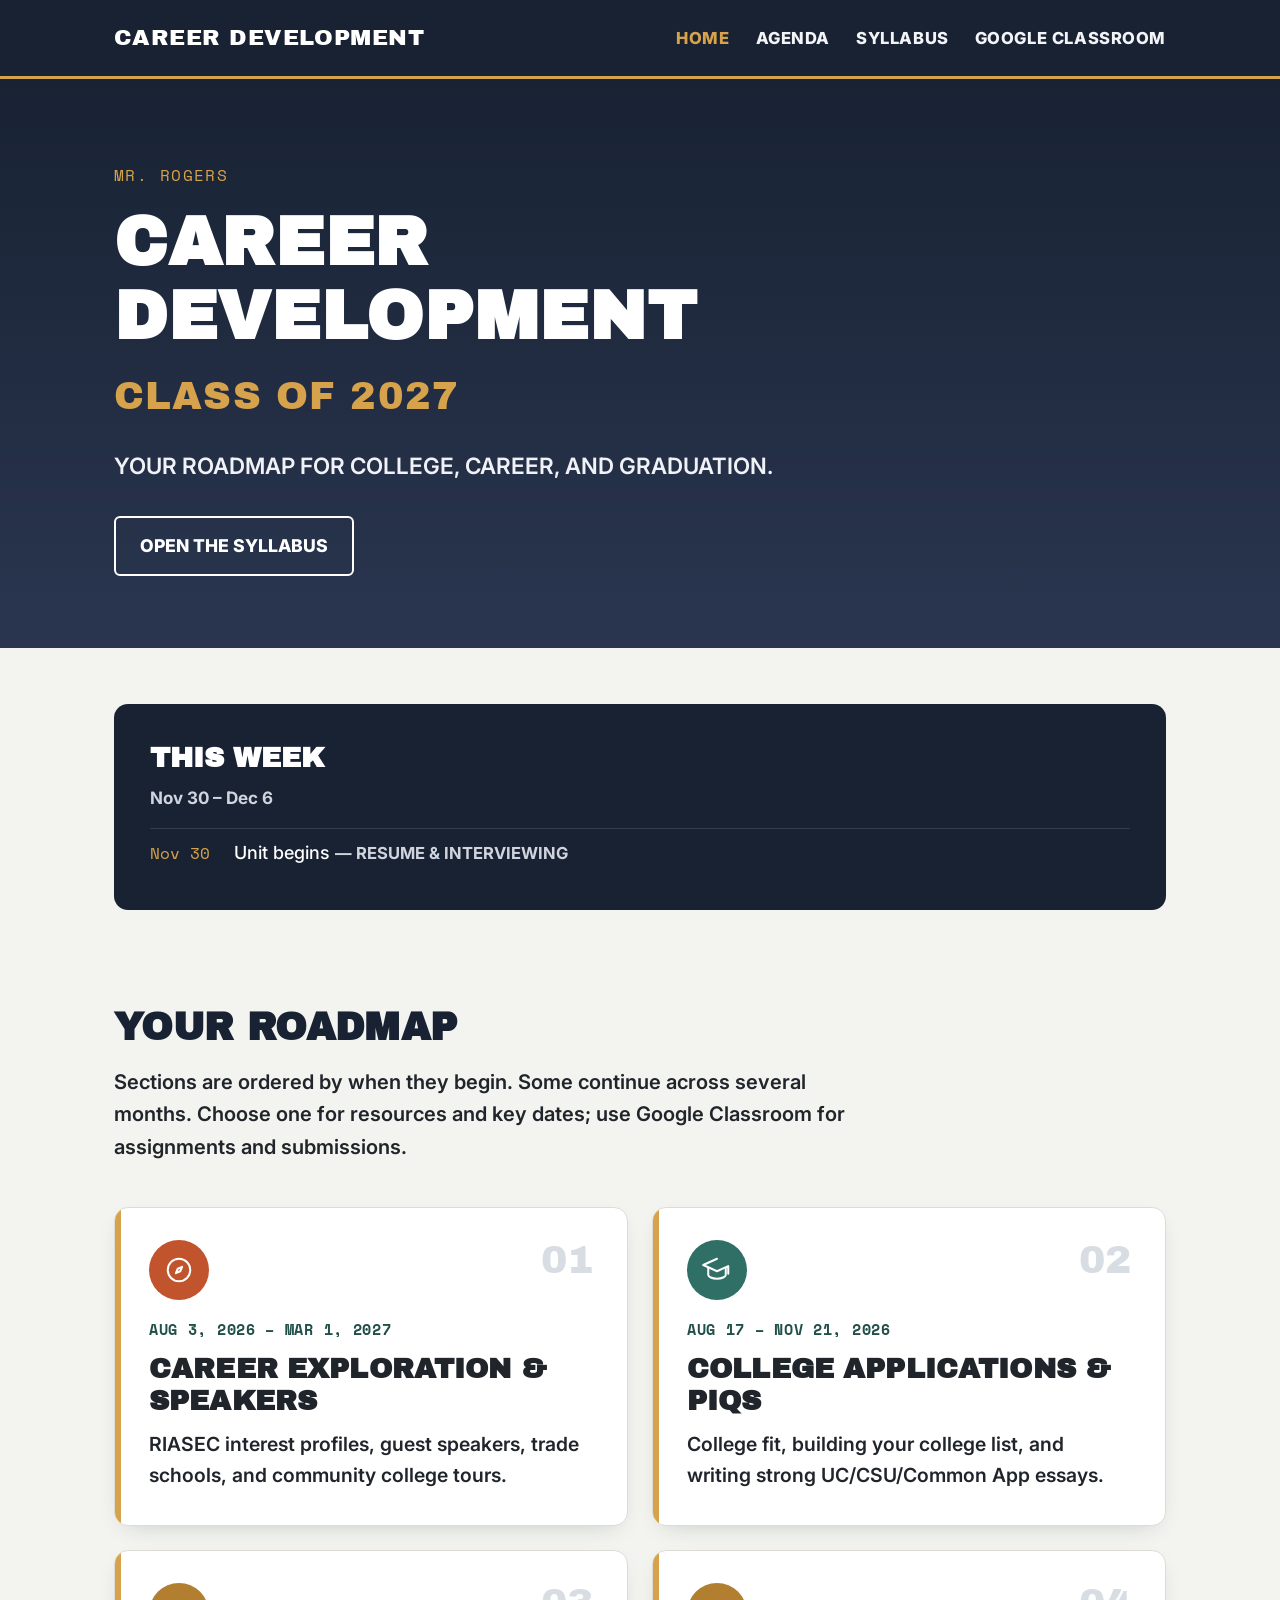
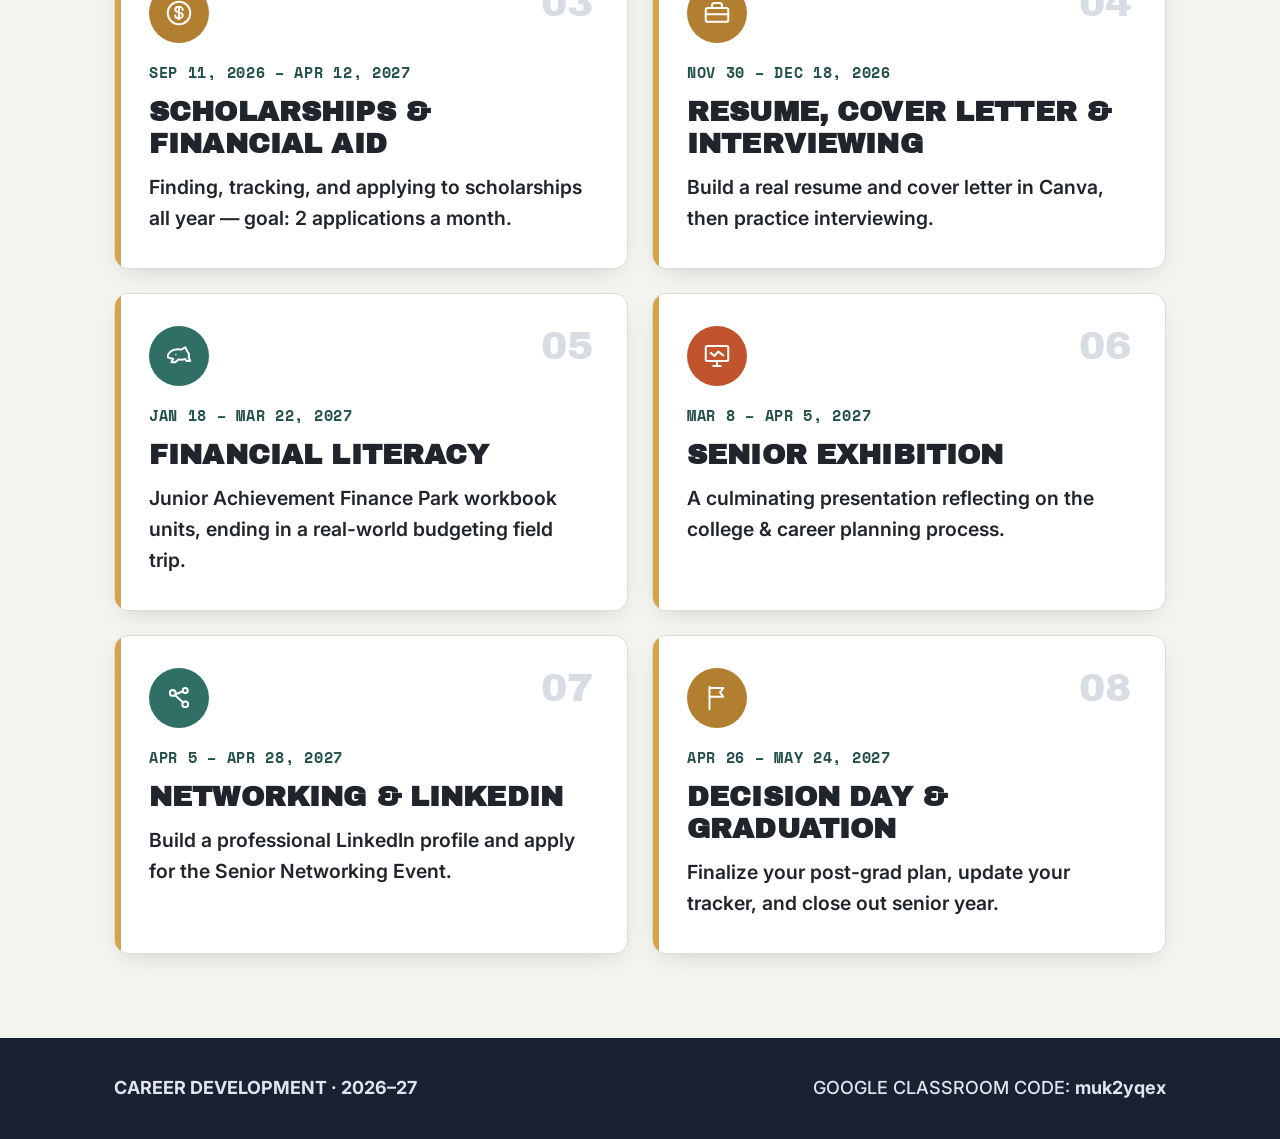
<file: index.html>
<!DOCTYPE html>
<html lang="en">
<head>
<meta charset="UTF-8">
<meta name="viewport" content="width=device-width, initial-scale=1.0">
<title>CAREER DEVELOPMENT — CLASS OF 2027</title>
<meta name="description" content="Career Development resources, key dates, and senior-year roadmap for the Class of 2027.">
<link rel="canonical" href="https://wpr-creator.github.io/cd/">
<meta property="og:type" content="website">
<meta property="og:url" content="https://wpr-creator.github.io/cd/">
<meta property="og:title" content="CAREER DEVELOPMENT — CLASS OF 2027">
<meta property="og:description" content="College, career, and graduation resources for Mr. Rogers' Career Development students.">
<meta property="og:image" content="https://wpr-creator.github.io/cd/assets/career-development-social-card.png">
<meta property="og:image:width" content="1734">
<meta property="og:image:height" content="907">
<meta property="og:image:alt" content="Career Development — Mr. Rogers">
<meta name="twitter:card" content="summary_large_image">
<meta name="twitter:title" content="CAREER DEVELOPMENT — CLASS OF 2027">
<meta name="twitter:description" content="College, career, and graduation resources for Mr. Rogers' Career Development students.">
<meta name="twitter:image" content="https://wpr-creator.github.io/cd/assets/career-development-social-card.png">
<link rel="preconnect" href="https://fonts.googleapis.com">
<link href="https://fonts.googleapis.com/css2?family=Archivo+Black&family=Inter:wght@500;600;700;800&family=Space+Mono:wght@700&display=swap" rel="stylesheet">
<link rel="stylesheet" href="styles.css">
</head>
<body>

<nav class="nav" id="site-nav"></nav>

<header class="hero">
  <div class="container">
    <div class="hero-kicker">MR. ROGERS</div>
    <h1>CAREER DEVELOPMENT</h1>
    <div class="hero-class">CLASS OF 2027</div>
    <p>YOUR ROADMAP FOR COLLEGE, CAREER, AND GRADUATION.</p>
    <div class="hero-actions">
      <a class="btn btn-outline" href="https://docs.google.com/document/d/1goF1AmmSkFIenljsjKo__UUzKp0qB4KsWMSyfSkTdwI/edit?usp=sharing" target="_blank" rel="noopener">OPEN THE SYLLABUS</a>
    </div>
  </div>
</header>

<main class="container">
  <section class="roadmap">
    <div class="this-week" id="this-week"></div>
  </section>
  <section class="roadmap">
    <h2 class="roadmap-title">YOUR ROADMAP</h2>
    <p class="roadmap-sub">Sections are ordered by when they begin. Some continue across several months. Choose one for resources and key dates; use Google Classroom for assignments and submissions.</p>
    <div class="roadmap-track" id="roadmap-track"></div>
  </section>
</main>

<footer id="site-footer"></footer>

<script src="content.js"></script>
<script src="app.js"></script>
<script src="devmode.js"></script>
<script>
  renderChrome('home');
  renderRoadmap();
  renderThisWeek();
</script>
</body>
</html>
</file>
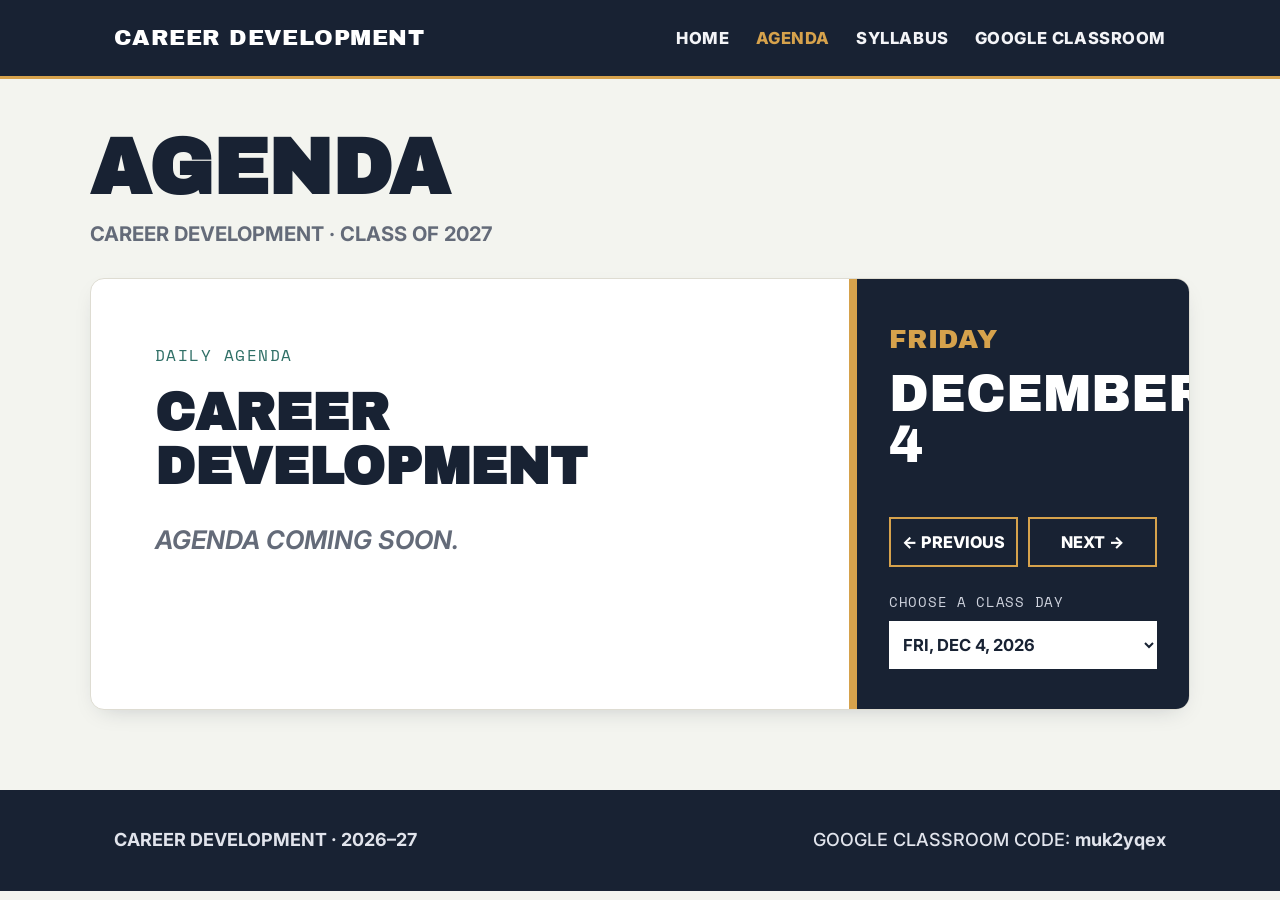
<file: agenda.html>
<!DOCTYPE html>
<html lang="en">
<head>
<meta charset="UTF-8">
<meta name="viewport" content="width=device-width, initial-scale=1.0">
<title>AGENDA — CAREER DEVELOPMENT</title>
<meta name="description" content="Career Development daily agenda for the Class of 2027.">
<link rel="preconnect" href="https://fonts.googleapis.com">
<link href="https://fonts.googleapis.com/css2?family=Archivo+Black&family=Inter:wght@500;600;700;800&family=Space+Mono:wght@700&display=swap" rel="stylesheet">
<link rel="stylesheet" href="styles.css">
</head>
<body>
<nav class="nav" id="site-nav"></nav>

<main class="container agenda-page">
  <header class="agenda-heading">
    <div>
      <h1>AGENDA</h1>
      <p>CAREER DEVELOPMENT · CLASS OF 2027</p>
    </div>
  </header>

  <section class="agenda-board" aria-live="polite">
    <article class="agenda-content">
      <p class="agenda-label" id="agenda-label">DAILY AGENDA</p>
      <h2 id="agenda-title">CAREER DEVELOPMENT</h2>
      <div class="agenda-notes empty" id="agenda-notes">AGENDA COMING SOON.</div>
    </article>
    <aside class="agenda-date-panel" aria-label="Agenda date controls">
      <div>
        <p class="agenda-weekday" id="agenda-weekday"></p>
        <time class="agenda-date" id="agenda-date"></time>
      </div>
      <div>
        <div class="agenda-nav-buttons">
          <button type="button" id="agenda-prev">← PREVIOUS</button>
          <button type="button" id="agenda-next">NEXT →</button>
        </div>
        <div class="agenda-picker">
          <label for="agenda-date-select">CHOOSE A CLASS DAY</label>
          <select id="agenda-date-select"></select>
        </div>
      </div>
    </aside>
  </section>
</main>

<div class="admin-overlay" id="agenda-admin" hidden>
  <section class="admin-panel" role="dialog" aria-modal="true" aria-labelledby="admin-title">
    <header class="admin-header">
      <div><p class="agenda-label">TYPE “DEV” TO OPEN OR CLOSE</p><h2 id="admin-title">AGENDA EDIT MODE</h2></div>
      <button class="admin-close" id="admin-close" type="button" aria-label="Close editor">×</button>
    </header>
    <div class="admin-body">
      <label>CLASS DAY<select id="admin-agenda-date"></select></label>
      <label>HEADING<input id="admin-agenda-title" type="text" maxlength="80" placeholder="CAREER DEVELOPMENT"></label>
      <label>AGENDA<textarea id="admin-agenda-notes" placeholder="TYPE TODAY'S AGENDA HERE"></textarea></label>
      <p class="admin-note">Leave both fields blank to remove the custom agenda for this date.</p>

      <div>
        <p class="admin-note">Use a fine-grained token with <strong>Contents: Read and write</strong> access to only the <strong>cd</strong> repository. The token stays in this browser.</p>
        <a class="admin-help" href="https://github.com/settings/personal-access-tokens/new" target="_blank" rel="noopener">CREATE A FINE-GRAINED TOKEN ↗</a>
      </div>
      <div class="admin-token-row">
        <label>GITHUB TOKEN<input id="admin-github-token" type="password" autocomplete="off" spellcheck="false" placeholder="PASTE TOKEN"></label>
        <button type="button" id="admin-token-save">SAVE TOKEN</button>
        <button type="button" id="admin-token-remove">REMOVE TOKEN</button>
      </div>
      <p class="admin-note" id="admin-connection-status"></p>
      <div class="admin-actions">
        <button type="button" id="admin-save-preview">SAVE PREVIEW</button>
        <button class="primary" type="button" id="admin-publish">SAVE &amp; PUBLISH</button>
        <button type="button" id="admin-reset">RESET TO LIVE</button>
      </div>
      <p class="admin-status" id="admin-status" role="status"></p>
    </div>
  </section>
</div>

<footer id="site-footer"></footer>
<script src="content.js"></script>
<script src="app.js"></script>
<script src="agenda.js"></script>
<script>renderChrome('agenda');</script>
</body>
</html>
</file>
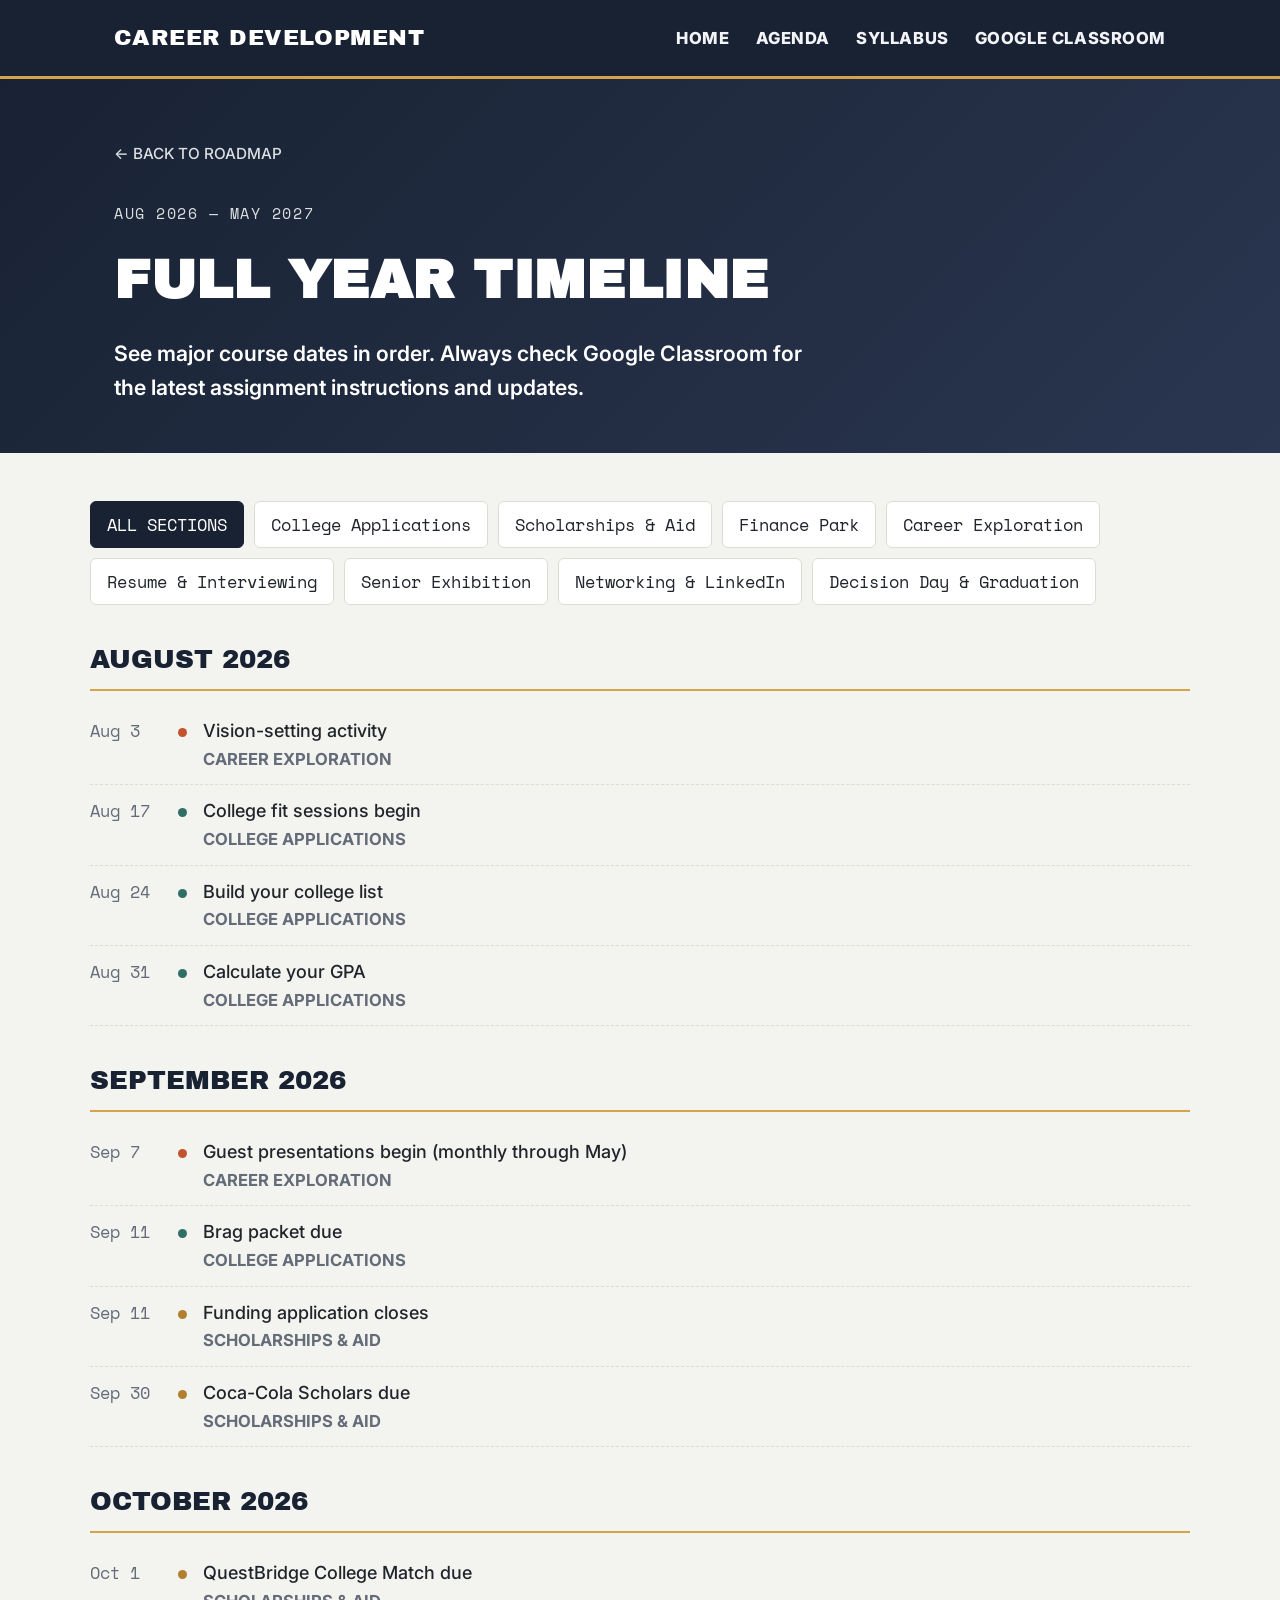
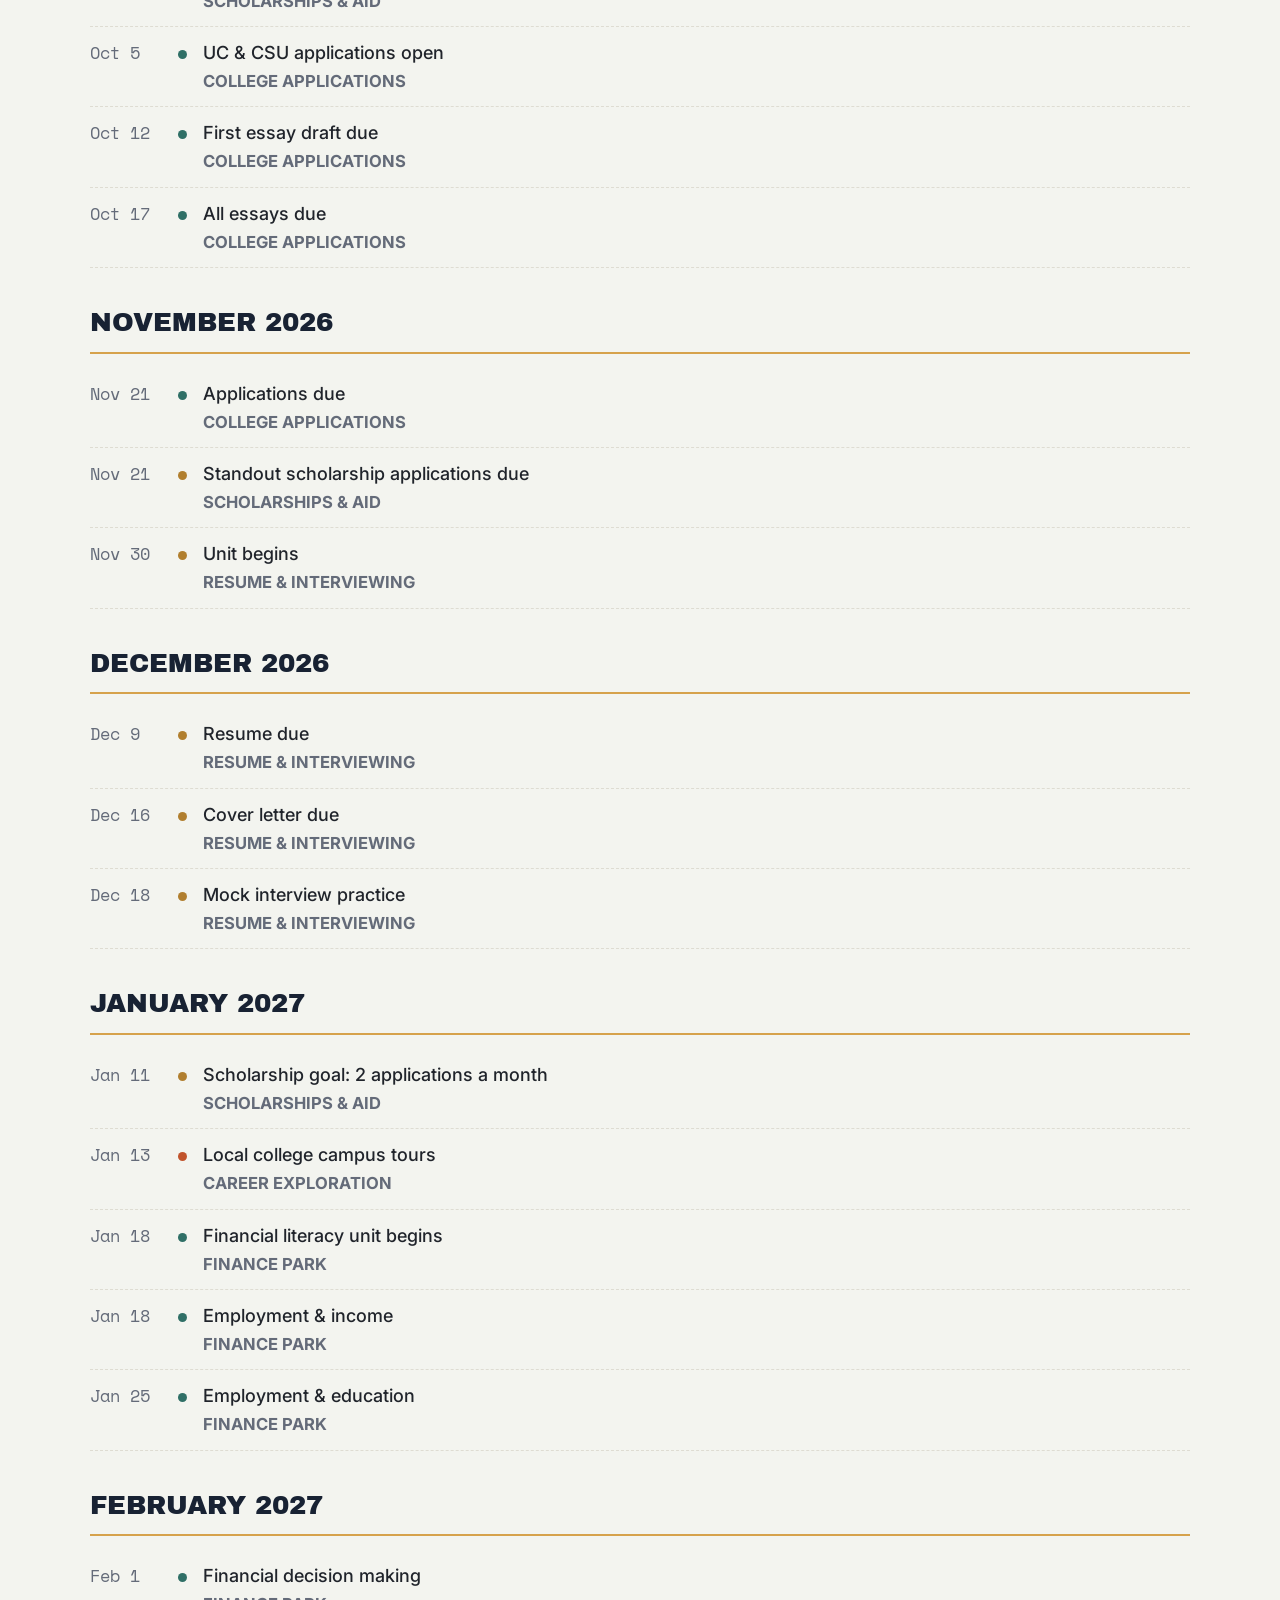
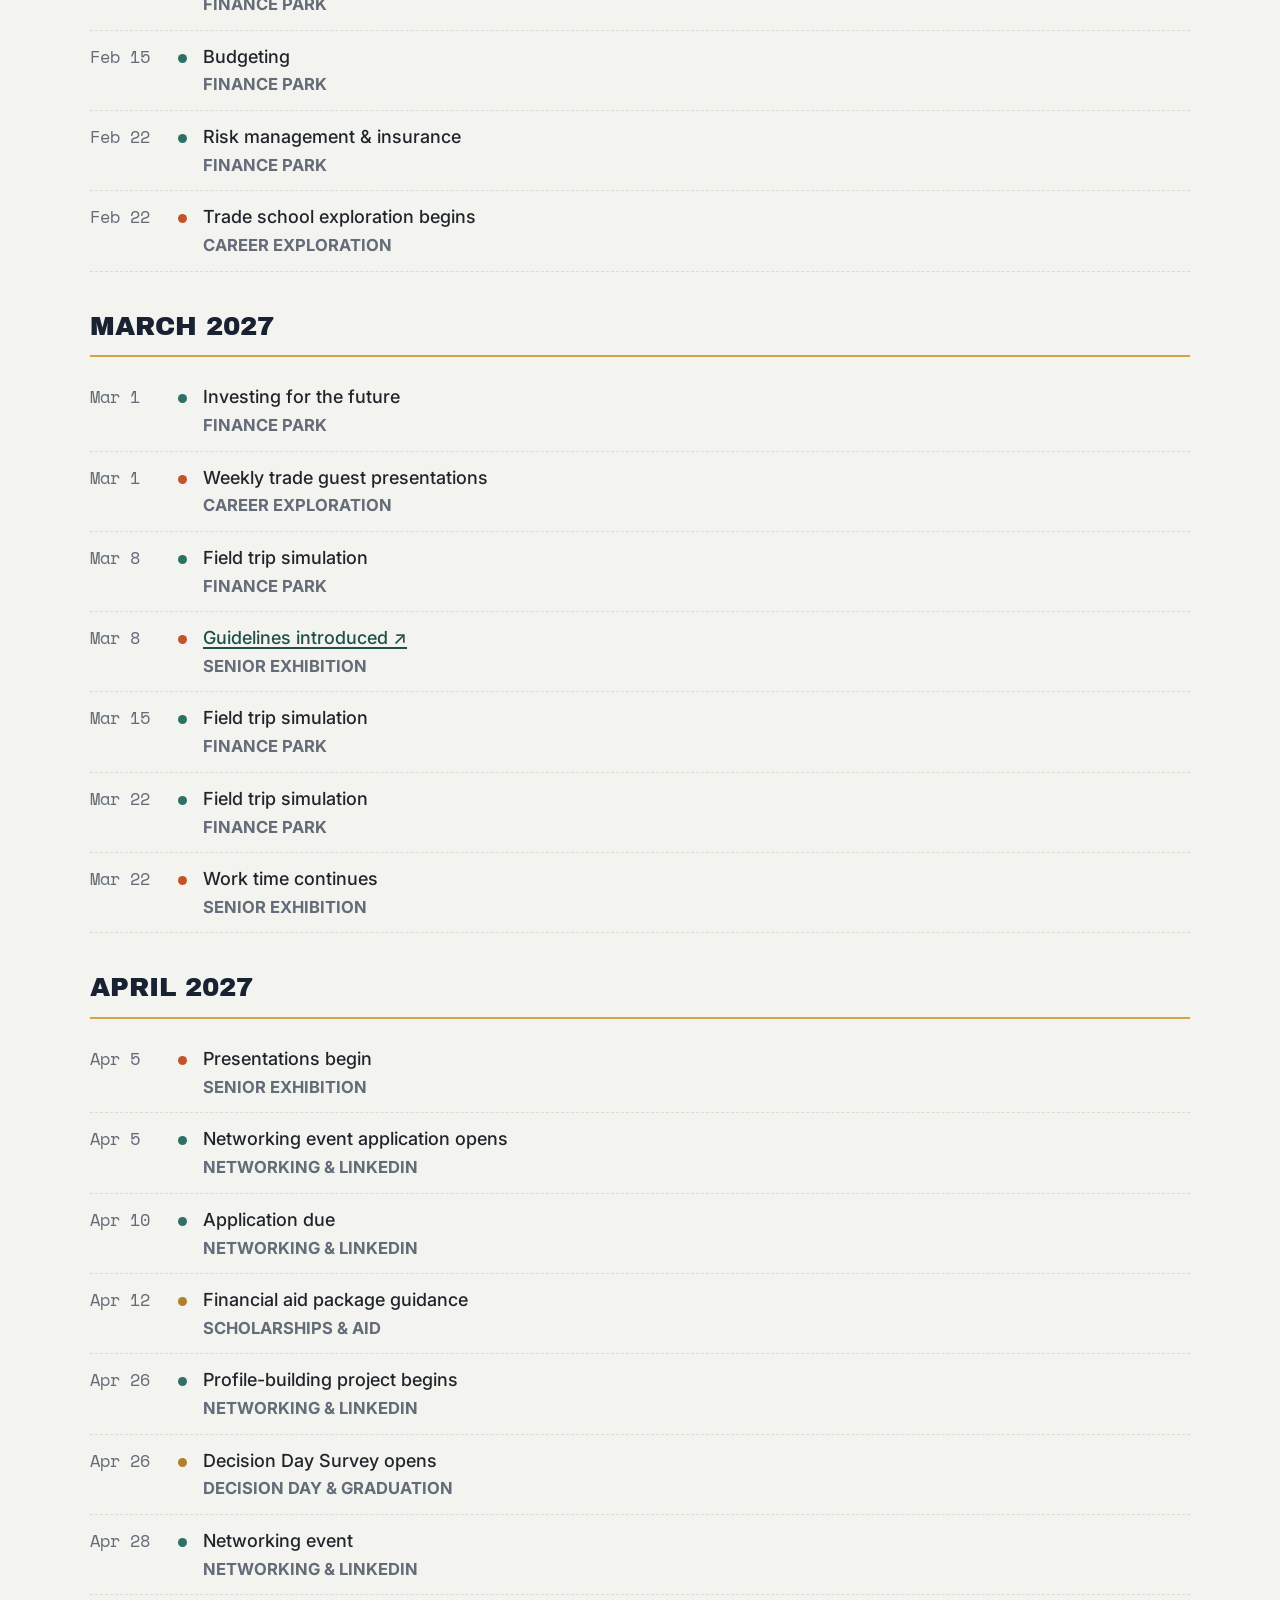
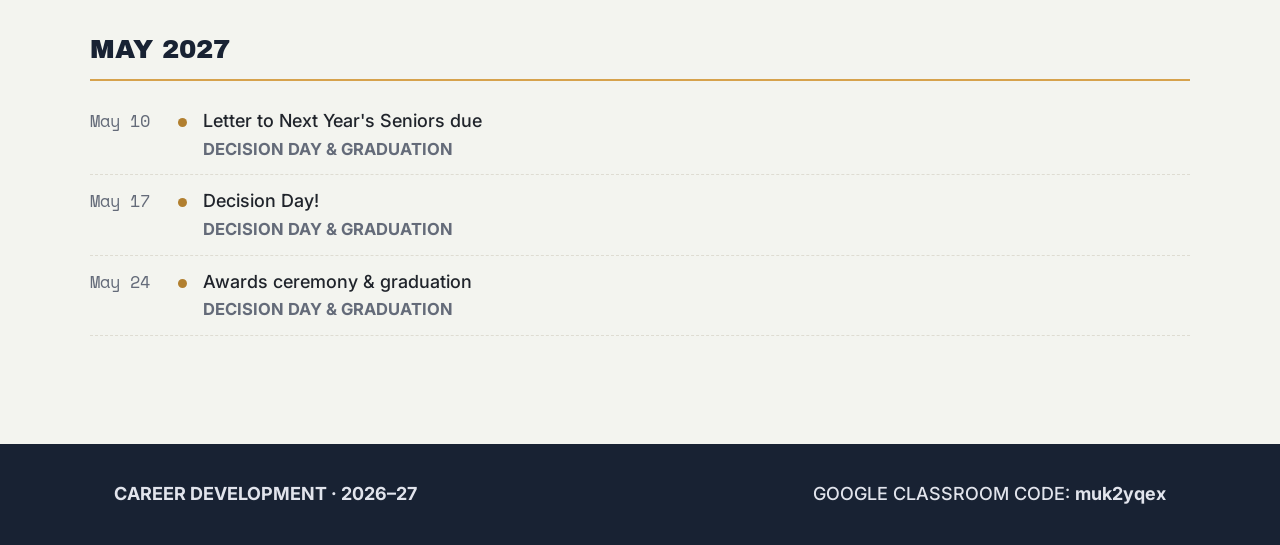
<file: timeline.html>
<!DOCTYPE html>
<html lang="en">
<head>
<meta charset="UTF-8">
<meta name="viewport" content="width=device-width, initial-scale=1.0">
<title>FULL TIMELINE — CAREER DEVELOPMENT</title>
<link rel="preconnect" href="https://fonts.googleapis.com">
<link href="https://fonts.googleapis.com/css2?family=Archivo+Black&family=Inter:wght@500;600;700;800&family=Space+Mono:wght@700&display=swap" rel="stylesheet">
<link rel="stylesheet" href="styles.css">
</head>
<body>

<nav class="nav" id="site-nav"></nav>

<header class="unit-header" style="background:linear-gradient(135deg,var(--ink),var(--ink-soft));">
  <div class="container">
    <a href="index.html" class="back-link">&larr; BACK TO ROADMAP</a>
    <div class="eyebrow">Aug 2026 — May 2027</div>
    <h1>FULL YEAR TIMELINE</h1>
    <p>See major course dates in order. Always check Google Classroom for the latest assignment instructions and updates.</p>
  </div>
</header>

<main class="container section">
  <div class="timeline-controls" id="timeline-controls"></div>
  <div id="timeline-list"></div>
</main>

<footer id="site-footer"></footer>

<script src="content.js"></script>
<script src="app.js"></script>
<script src="devmode.js"></script>
<script>
  renderChrome('timeline');
  renderTimelineControls();
  renderTimeline('all');
</script>
</body>
</html>
</file>
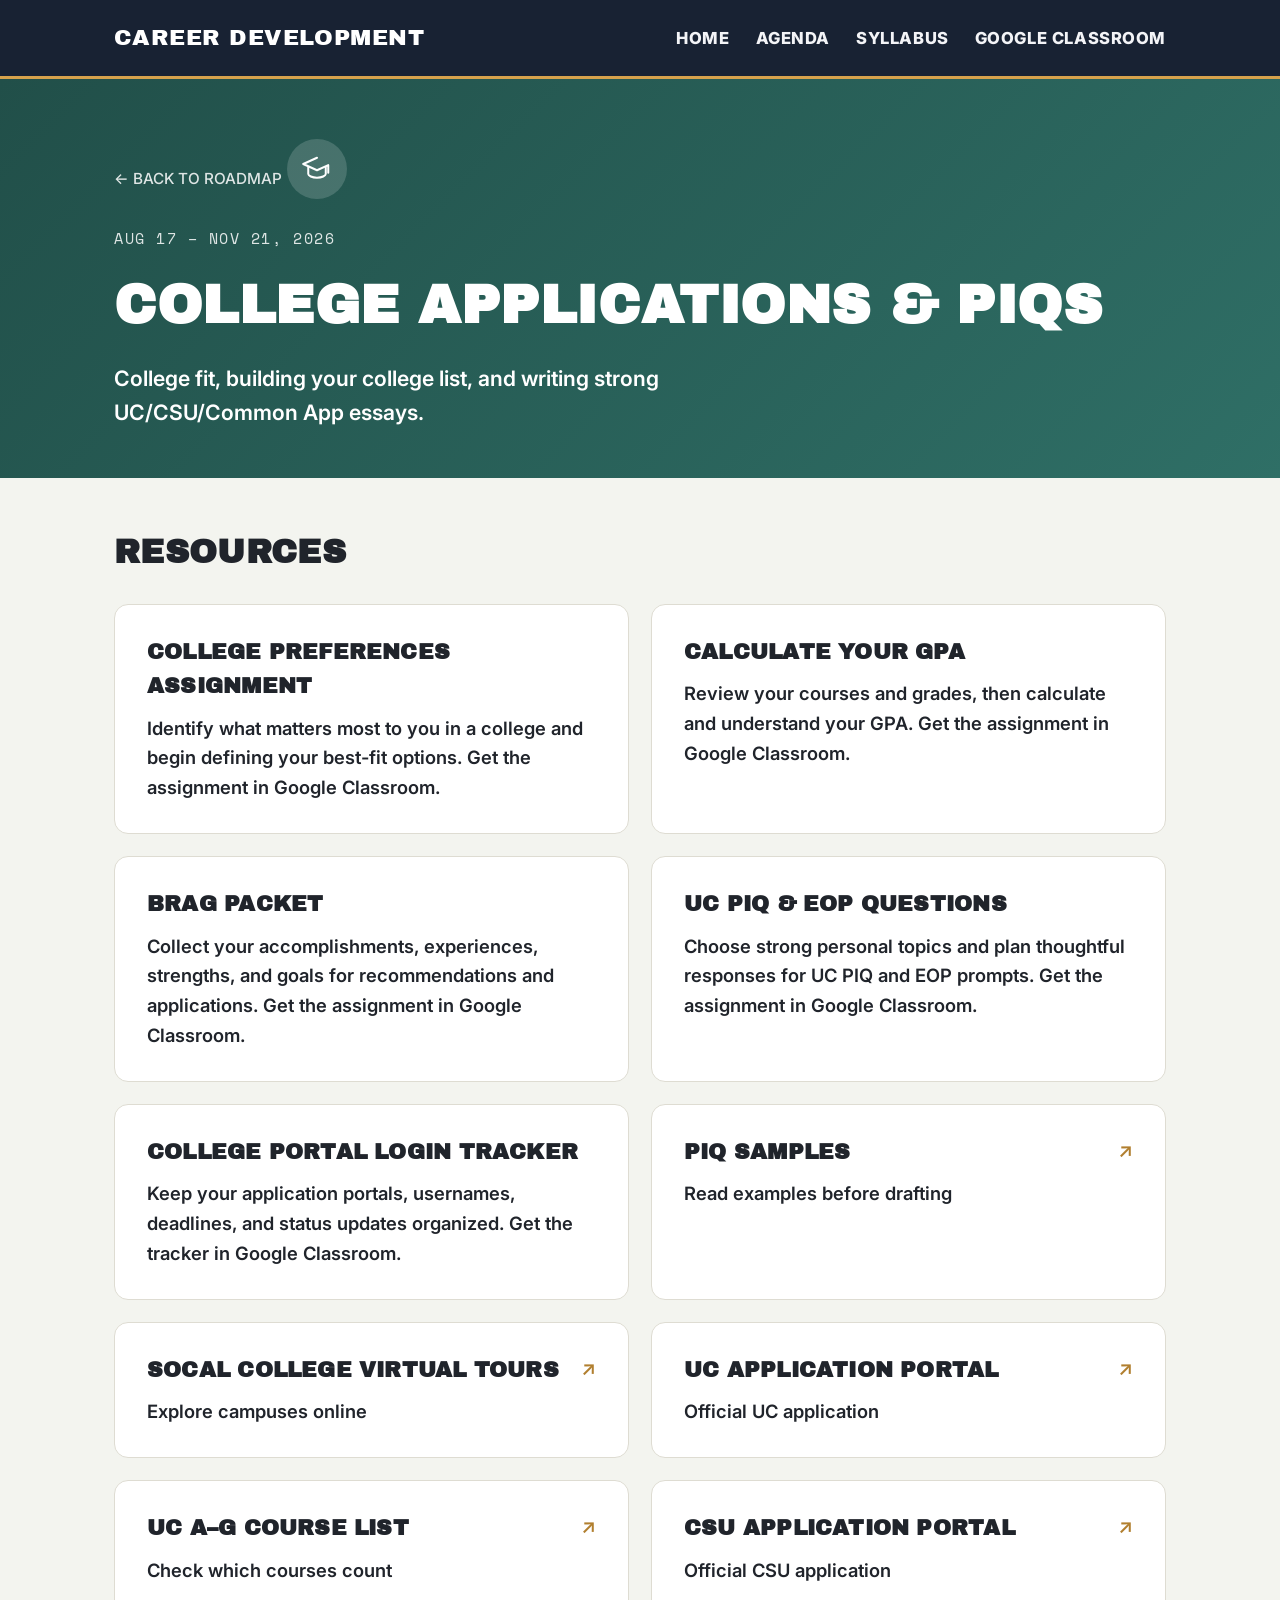
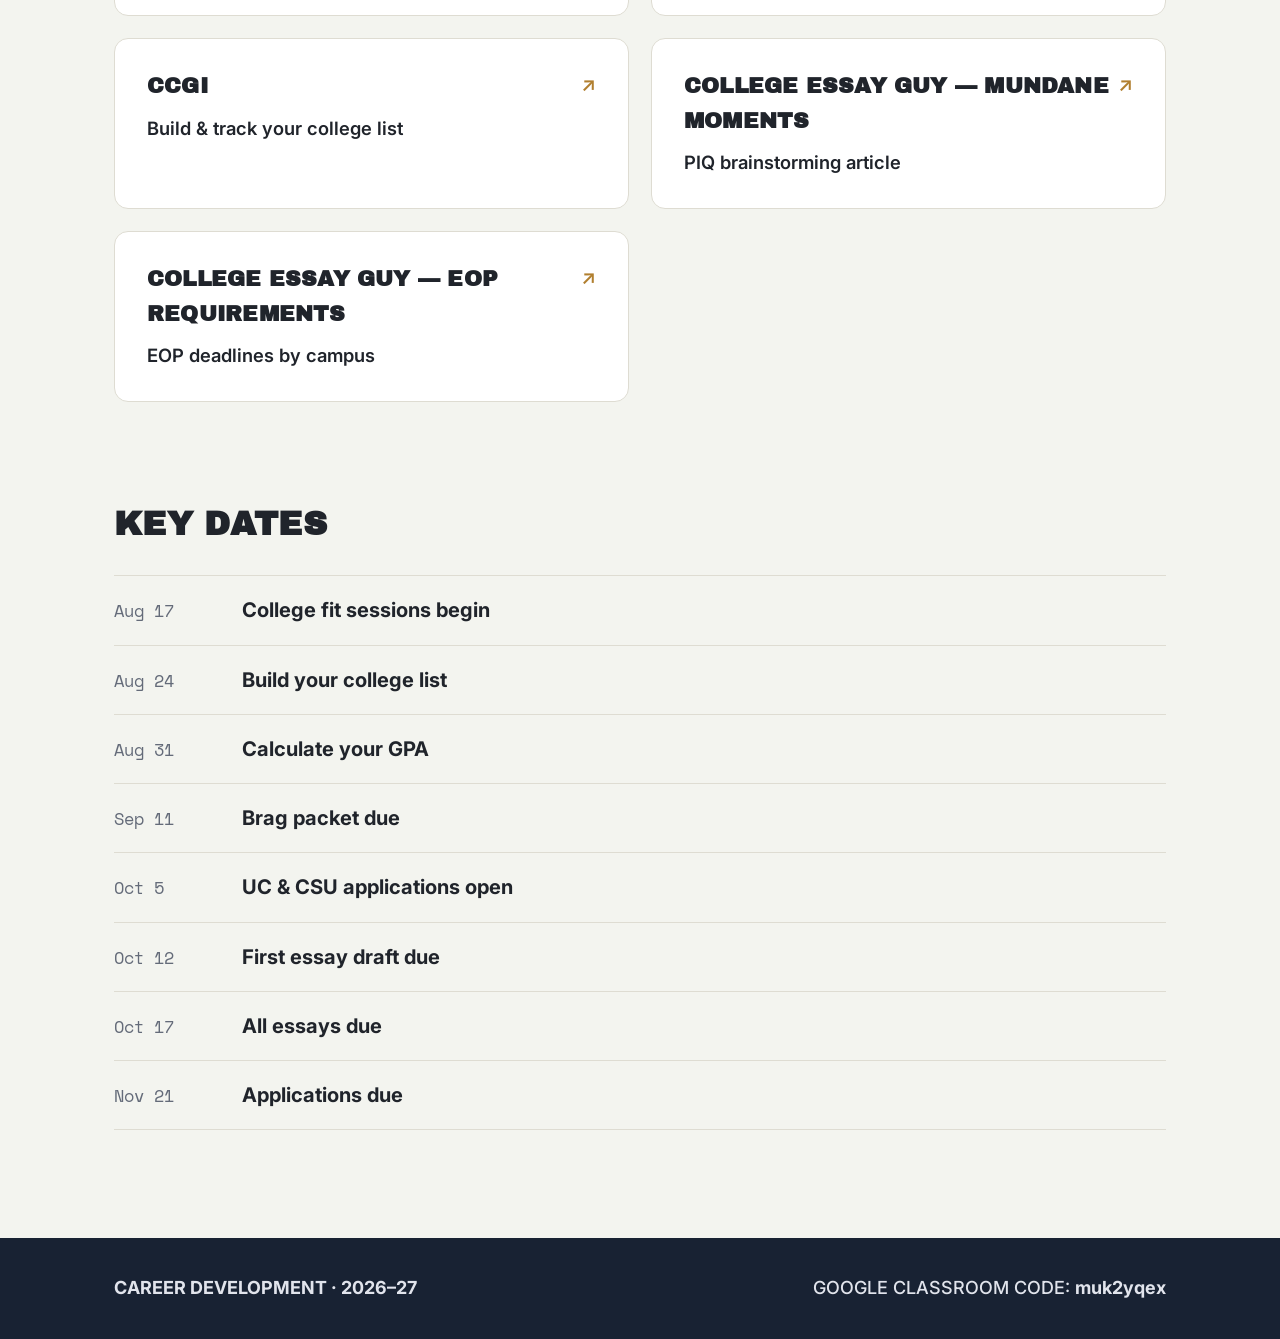
<file: unit.html>
<!DOCTYPE html>
<html lang="en">
<head>
<meta charset="UTF-8">
<meta name="viewport" content="width=device-width, initial-scale=1.0">
<title>Unit — Career Development</title>
<link rel="preconnect" href="https://fonts.googleapis.com">
<link href="https://fonts.googleapis.com/css2?family=Archivo+Black&family=Inter:wght@500;600;700;800&family=Space+Mono:wght@700&display=swap" rel="stylesheet">
<link rel="stylesheet" href="styles.css">
</head>
<body>

<nav class="nav" id="site-nav"></nav>

<div id="unit-header"></div>

<main class="container">
  <section class="section" id="unit-resources"></section>
  <section class="section" id="unit-milestones"></section>
</main>

<footer id="site-footer"></footer>

<script src="content.js"></script>
<script src="app.js"></script>
<script src="devmode.js"></script>
<script>
  renderChrome('unit');
  renderUnitPage();
</script>
</body>
</html>
</file>
<file: styles.css>
/* ====================== DESIGN TOKENS ====================== */
:root{
  --ink:#182233;
  --ink-soft:#2A3650;
  --paper:#F3F4EF;
  --paper-raised:#FFFFFF;
  --gold:#D6A24C;
  --gold-dark:#B17F2F;
  --teal:#2F6F66;
  --teal-dark:#214F49;
  --coral:#C1542C;
  --text:#20242B;
  --muted:#646B79;
  --line:#DEDCD2;
  --shadow: 0 8px 24px -12px rgba(24,34,51,0.25);
  --radius: 14px;
  --font-display: 'Archivo Black', Impact, sans-serif;
  --font-body: 'Inter', -apple-system, BlinkMacSystemFont, sans-serif;
  --font-mono: 'Space Mono', monospace;
}

*{box-sizing:border-box;}
html{scroll-behavior:smooth;font-size:18px;}
body{
  margin:0;
  background:var(--paper);
  color:var(--text);
  font-family:var(--font-body);
  line-height:1.6;
  font-weight:500;
  -webkit-font-smoothing:antialiased;
}
img{max-width:100%;}
a{color:inherit;}
.container{max-width:1100px;margin:0 auto;padding:0 24px;}

/* ====================== NAV ====================== */
.nav{
  position:sticky;top:0;z-index:50;
  background:var(--ink);
  color:#fff;
  border-bottom:3px solid var(--gold);
}
.nav .container{display:flex;align-items:center;justify-content:space-between;min-height:76px;}
.nav-brand{font-family:var(--font-display);font-size:1.25rem;text-decoration:none;color:#fff;letter-spacing:.02em;text-transform:uppercase;}
.nav-links{display:flex;gap:26px;list-style:none;margin:0;padding:0;align-items:center;}
.nav-links a{display:flex;align-items:center;gap:7px;font-size:.92rem;text-decoration:none;color:#F3F4F7;font-weight:800;text-transform:uppercase;letter-spacing:.035em;transition:color .15s;}
.nav-links a:hover, .nav-links a.active{color:var(--gold);}
.nav-icon{width:17px;height:17px;display:inline-flex;}
.nav-icon svg{width:100%;height:100%;}
.nav-toggle{display:none;background:none;border:none;color:#fff;font-size:1.5rem;cursor:pointer;}

@media(max-width:760px){
  .nav-links{position:fixed;top:76px;left:0;right:0;background:var(--ink);flex-direction:column;gap:0;
    max-height:0;overflow:hidden;transition:max-height .25s ease;}
  .nav-links.open{max-height:400px;}
  .nav-links li{border-top:1px solid rgba(255,255,255,.08);}
  .nav-links a{display:block;padding:16px 24px;}
  .nav-toggle{display:block;}
}

/* ====================== HERO ====================== */
.hero{
  background: linear-gradient(180deg, var(--ink) 0%, var(--ink-soft) 100%);
  color:#fff;
  padding:84px 0 72px;
  position:relative;
  overflow:hidden;
}
.hero h1{
  font-family:var(--font-display);
  font-size:clamp(2.4rem,5.5vw,3.8rem);
  margin:0 0 20px;
  max-width:820px;
  line-height:1.08;
  text-transform:uppercase;
  letter-spacing:.01em;
}
.hero p{
  font-size:1.25rem;color:#F0F2F7;max-width:680px;margin:0;font-weight:600;
}
.hero-kicker{font-family:var(--font-mono);font-size:.88rem;color:var(--gold);letter-spacing:.09em;margin-bottom:18px;}
.hero-class{font-family:var(--font-display);font-size:clamp(1.45rem,3vw,2.15rem);color:var(--gold);letter-spacing:.03em;margin:-8px 0 20px;text-transform:uppercase;}
.hero-actions{display:flex;gap:14px;flex-wrap:wrap;margin-top:32px;}
.btn-outline{background:transparent!important;color:#fff!important;border:2px solid #fff;}

/* ====================== ROADMAP (signature element) ====================== */
.roadmap{position:relative;padding:56px 0 24px;}
.roadmap-title{
  font-family:var(--font-display);font-size:2.1rem;margin:0 0 8px;color:var(--ink);
  text-transform:uppercase;letter-spacing:.01em;
}
.roadmap-sub{color:var(--text);margin:0 0 44px;max-width:760px;font-size:1.12rem;font-weight:600;}
.roadmap-track{display:grid;grid-template-columns:repeat(2,minmax(0,1fr));gap:24px;}

.stop{
  position:relative;
  padding:32px 34px 34px;
  background:var(--paper-raised);
  border-radius:var(--radius);
  box-shadow:var(--shadow);
  border:1px solid var(--line);
  text-decoration:none;
  display:block;
  color:var(--text);
  transition:transform .15s, box-shadow .15s;
  overflow:hidden;
}
.stop::after{content:"";position:absolute;inset:0 auto 0 0;width:6px;background:var(--gold);}
.stop:hover{transform:translateY(-3px);box-shadow:0 14px 28px -14px rgba(24,34,51,.35);}
.stop-topline{display:flex;align-items:flex-start;justify-content:space-between;gap:20px;margin-bottom:18px;}

.stop-icon{
  display:flex;align-items:center;justify-content:center;
  width:60px;height:60px;border-radius:50%;flex:none;
  background:var(--paper);color:#fff;
}
.stop-icon svg{width:30px;height:30px;}
.stop-number{font-family:var(--font-display);font-size:2.2rem;line-height:1;color:#D8DCE3;}
.stop-season{font-family:var(--font-mono);font-size:.86rem;color:var(--teal-dark);text-transform:uppercase;letter-spacing:.045em;font-weight:700;}
.stop h3{font-family:var(--font-display);font-size:1.55rem;line-height:1.15;margin:10px 0 12px;text-transform:uppercase;letter-spacing:.005em;}
.stop p{margin:0;color:var(--text);font-size:1.08rem;font-weight:600;}

/* accent tag colors */
.tag-teal,.accent-teal{background:var(--teal);}
.tag-gold,.accent-gold{background:var(--gold-dark);}
.tag-coral,.accent-coral{background:var(--coral);}
.border-teal{border-left:5px solid var(--teal);}
.border-gold{border-left:5px solid var(--gold-dark);}
.border-coral{border-left:5px solid var(--coral);}

/* ====================== UNIT PAGE ====================== */
.unit-header{padding:60px 0 48px;color:#fff;position:relative;}
.unit-header.bg-teal{background:linear-gradient(135deg,var(--teal-dark),var(--teal));}
.unit-header.bg-gold{background:linear-gradient(135deg,#8C6422,var(--gold-dark));}
.unit-header.bg-coral{background:linear-gradient(135deg,#7E3318,var(--coral));}
.unit-header .eyebrow{font-family:var(--font-mono);font-size:.85rem;opacity:.85;text-transform:uppercase;letter-spacing:.1em;margin-top:18px;}
.unit-header h1{font-family:var(--font-display);font-size:clamp(2.1rem,4.5vw,3rem);margin:10px 0 14px;text-transform:uppercase;letter-spacing:.01em;}
.unit-header p{max-width:720px;opacity:1;margin:0;font-size:1.18rem;font-weight:600;}
.unit-icon{
  display:inline-flex;align-items:center;justify-content:center;
  width:60px;height:60px;border-radius:50%;background:rgba(255,255,255,.16);
}
.unit-icon svg{width:30px;height:30px;}
.back-link{display:inline-block;margin-bottom:18px;font-size:.85rem;text-decoration:none;color:inherit;opacity:.85;}
.back-link:hover{opacity:1;}

.section{padding:48px 0;}
.section h2{font-family:var(--font-display);font-size:1.85rem;margin:0 0 24px;text-transform:uppercase;letter-spacing:.01em;}

.resource-grid{display:grid;grid-template-columns:repeat(auto-fill,minmax(340px,1fr));gap:22px;}
.resource-card{
  background:var(--paper-raised);border:1px solid var(--line);border-radius:var(--radius);
  padding:30px 32px;text-decoration:none;color:var(--text);display:block;
  transition:transform .15s,box-shadow .15s;
}
.resource-card:hover{transform:translateY(-2px);box-shadow:var(--shadow);}
.resource-card-static:hover{transform:none;box-shadow:none;}
.resource-card h4{margin:0 0 10px;font-size:1.2rem;text-transform:uppercase;letter-spacing:.01em;font-family:var(--font-display);}
.resource-card span{font-size:1.02rem;color:var(--text);font-weight:600;}
.resource-card .arrow{float:right;color:var(--gold-dark);font-size:1.1rem;}

.milestone-list{list-style:none;margin:0;padding:0;border-top:1px solid var(--line);}
.milestone-list li{
  display:flex;gap:18px;align-items:baseline;padding:18px 0;border-bottom:1px solid var(--line);
}
.milestone-date{font-family:var(--font-mono);font-size:.95rem;color:var(--muted);min-width:110px;}
.milestone-label{font-size:1.12rem;font-weight:700;}
.milestone-label a,.date-link{color:var(--teal-dark);text-decoration-thickness:2px;text-underline-offset:3px;}
.milestone-label a:hover,.date-link:hover{color:var(--coral);}
.date-link-light{color:#fff;}

/* ====================== TIMELINE PAGE ====================== */
.timeline-controls{display:flex;gap:10px;margin-bottom:30px;flex-wrap:wrap;}
.chip{
  font-family:var(--font-mono);font-size:.92rem;padding:10px 16px;border-radius:6px;
  border:1px solid var(--line);background:var(--paper-raised);cursor:pointer;color:var(--text);
}
.chip.active{background:var(--ink);color:#fff;border-color:var(--ink);}

.tl-month{margin:34px 0 14px;font-family:var(--font-display);font-size:1.45rem;color:var(--ink);
  border-bottom:2px solid var(--gold);padding-bottom:8px;text-transform:uppercase;}
.tl-item{display:flex;gap:16px;padding:12px 0;border-bottom:1px dashed var(--line);align-items:baseline;}
.tl-date{font-family:var(--font-mono);font-size:.92rem;color:var(--muted);min-width:72px;}
.tl-dot{width:9px;height:9px;border-radius:50%;flex:none;margin-top:5px;}
.tl-text{flex:1;}
.tl-unit{font-size:.92rem;color:var(--muted);font-weight:700;text-transform:uppercase;}

/* ====================== FOOTER ====================== */
footer{background:var(--ink);color:#E1E4EC;padding:36px 0;margin-top:60px;font-size:1rem;}
footer .container{display:flex;justify-content:space-between;gap:18px;flex-wrap:wrap;}
footer a{color:var(--gold);text-decoration:none;}

/* ====================== MISC ====================== */
.btn{
  display:inline-block;background:var(--gold);color:var(--ink);font-weight:800;
  padding:14px 24px;border-radius:6px;text-decoration:none;font-size:.98rem;
  transition:transform .15s;
}
.btn:hover{transform:translateY(-2px);}

@media (prefers-reduced-motion: reduce){
  *{transition:none !important; scroll-behavior:auto !important;}
}

/* ====================== THIS WEEK WIDGET ====================== */
.this-week{
  background:var(--ink);color:#fff;border-radius:var(--radius);
  padding:32px 36px;margin:0 0 8px;
}
.this-week h2{font-family:var(--font-display);font-size:1.55rem;margin:0 0 4px;color:#fff;}
.this-week .tw-sub{color:#D0D4DF;font-size:.95rem;margin-bottom:16px;font-weight:700;}
.tw-item{display:flex;gap:14px;align-items:baseline;padding:10px 0;border-top:1px solid rgba(255,255,255,.12);}
.tw-item:first-of-type{border-top:none;}
.tw-date{font-family:var(--font-mono);font-size:.9rem;color:var(--gold);min-width:70px;}
.tw-unit{color:#D0D4DF;font-size:.92rem;font-weight:700;text-transform:uppercase;}
.tw-empty{color:#F0F2F7;font-size:1.02rem;font-weight:700;}

@media(max-width:520px){
  .container{padding:0 18px;}
  .hero{padding:64px 0 56px;}
  .stop{padding:28px 26px 30px;}
  .resource-grid{grid-template-columns:1fr;}
  .milestone-list li{align-items:flex-start;flex-direction:column;gap:4px;}
}

@media(max-width:760px){
  .roadmap-track{grid-template-columns:1fr;}
}

/* ====================== AGENDA PAGE ====================== */
.agenda-page{padding:54px 0 20px;}
.agenda-heading{display:flex;justify-content:space-between;align-items:end;gap:24px;margin-bottom:28px;}
.agenda-heading h1{font-family:var(--font-display);font-size:clamp(2.5rem,6vw,5rem);line-height:.95;margin:0;color:var(--ink);text-transform:uppercase;}
.agenda-heading p{margin:12px 0 0;font-size:1.12rem;font-weight:700;color:var(--muted);}
.agenda-board{display:grid;grid-template-columns:minmax(0,1fr) minmax(260px,340px);background:#fff;border:1px solid var(--line);border-radius:var(--radius);overflow:hidden;box-shadow:var(--shadow);}
.agenda-content{padding:clamp(32px,6vw,64px);min-height:430px;}
.agenda-label{font-family:var(--font-mono);font-size:.9rem;color:var(--teal);letter-spacing:.09em;text-transform:uppercase;margin:0 0 18px;}
.agenda-content h2{font-family:var(--font-display);font-size:clamp(2rem,4vw,3.3rem);line-height:1.05;margin:0 0 24px;color:var(--ink);text-transform:uppercase;}
.agenda-notes{font-size:clamp(1.18rem,2vw,1.45rem);font-weight:650;line-height:1.65;white-space:pre-wrap;max-width:720px;}
.agenda-notes.empty{color:var(--muted);font-style:italic;}
.agenda-date-panel{background:var(--ink);color:#fff;padding:40px 32px;display:flex;flex-direction:column;justify-content:space-between;border-left:8px solid var(--gold);}
.agenda-weekday{font-family:var(--font-display);font-size:1.45rem;color:var(--gold);letter-spacing:.03em;margin:0 0 8px;text-transform:uppercase;}
.agenda-date{display:block;font-family:var(--font-display);font-size:clamp(2.4rem,4vw,4rem);line-height:1;text-transform:uppercase;}
.agenda-nav-buttons{display:grid;grid-template-columns:1fr 1fr;gap:10px;margin-top:36px;}
.agenda-nav-buttons button{min-height:50px;border:2px solid var(--gold);background:transparent;color:#fff;font:800 .9rem var(--font-body);cursor:pointer;}
.agenda-nav-buttons button:hover{background:var(--gold);color:var(--ink);}
.agenda-picker{margin:24px 0 0;display:grid;gap:8px;}
.agenda-picker label{font-family:var(--font-mono);font-size:.78rem;color:#D0D4DF;letter-spacing:.05em;}
.agenda-picker select{width:100%;min-height:48px;padding:8px 10px;border:0;background:#fff;color:var(--ink);font:700 .92rem var(--font-body);}

.admin-overlay{position:fixed;inset:0;background:rgba(10,14,22,.72);z-index:300;display:grid;place-items:center;padding:20px;}
.admin-overlay[hidden]{display:none;}
.admin-panel{width:min(720px,100%);max-height:92vh;overflow:auto;background:var(--paper);border-top:10px solid var(--gold);box-shadow:0 24px 80px rgba(0,0,0,.45);}
.admin-header{background:var(--ink);color:#fff;padding:24px 28px;display:flex;justify-content:space-between;align-items:start;gap:20px;}
.admin-header h2{font-family:var(--font-display);font-size:1.7rem;margin:0;text-transform:uppercase;}
.admin-close{border:0;background:none;color:#fff;font-size:2rem;cursor:pointer;line-height:1;}
.admin-body{padding:28px;display:grid;gap:18px;}
.admin-body label{display:grid;gap:7px;font-size:.8rem;font-weight:800;letter-spacing:.05em;color:var(--ink);text-transform:uppercase;}
.admin-body input,.admin-body select,.admin-body textarea{width:100%;padding:12px;border:2px solid var(--line);background:#fff;color:var(--text);font:600 1rem var(--font-body);}
.admin-body textarea{min-height:150px;resize:vertical;line-height:1.5;}
.admin-note{margin:0;color:var(--muted);font-size:.9rem;font-weight:600;}
.admin-token-row{display:grid;grid-template-columns:1fr auto auto;gap:9px;align-items:end;}
.admin-token-row button,.admin-actions button{min-height:48px;padding:10px 14px;border:2px solid var(--ink);background:#fff;color:var(--ink);font:800 .82rem var(--font-body);cursor:pointer;text-transform:uppercase;}
.admin-actions{display:flex;gap:10px;flex-wrap:wrap;padding-top:8px;}
.admin-actions .primary{background:var(--gold);}
.admin-actions button:disabled,.admin-token-row button:disabled{opacity:.45;cursor:not-allowed;}
.admin-status{min-height:1.5em;margin:0;font-weight:800;color:var(--teal-dark);}
.admin-help{color:var(--teal-dark);font-weight:800;}
@media(max-width:760px){
  .agenda-heading{align-items:start;flex-direction:column;}
  .agenda-board{grid-template-columns:1fr;}
  .agenda-date-panel{border-left:0;border-top:8px solid var(--gold);}
  .admin-token-row{grid-template-columns:1fr;}
}

/* ====================== DEV PANEL ====================== */
#dev-overlay{position:fixed;inset:0;background:rgba(10,14,22,.55);z-index:200;}
#dev-sheet{
  position:fixed;top:0;right:0;bottom:0;width:min(440px,100vw);
  background:var(--paper);z-index:201;box-shadow:-12px 0 30px rgba(0,0,0,.3);
  display:flex;flex-direction:column;font-family:var(--font-body);
}
#dev-head{
  background:var(--ink);color:#fff;padding:16px 20px;display:flex;align-items:center;gap:12px;
  font-family:var(--font-mono);
}
#dev-head strong{font-family:var(--font-display);}
#dev-status{font-size:.78rem;flex:1;}
#dev-close{background:none;border:none;color:#fff;font-size:1.4rem;cursor:pointer;line-height:1;}
#dev-body{padding:20px;overflow-y:auto;flex:1;}
#dev-body p{font-size:.88rem;color:var(--muted);}
#dev-body label{display:block;font-size:.78rem;font-weight:600;color:var(--ink);margin:14px 0 4px;}
#dev-body input, #dev-body textarea, #dev-body select{
  width:100%;padding:8px 10px;border:1px solid var(--line);border-radius:8px;font-size:.88rem;
  font-family:var(--font-body);background:#fff;
}
#dev-body textarea{min-height:60px;resize:vertical;}
#dev-toolbar{display:flex;gap:8px;align-items:center;margin-bottom:6px;}
#dev-toolbar select{flex:1;}
#dev-token-input{margin:10px 0;}
.dev-hint{font-size:.74rem;color:var(--muted);}
.dev-btn{
  padding:8px 14px;border-radius:8px;border:1px solid var(--line);background:#fff;
  cursor:pointer;font-size:.82rem;
}
.dev-btn-primary{background:var(--gold);border-color:var(--gold-dark);color:var(--ink);font-weight:700;}
.dev-row{display:flex;gap:6px;margin-bottom:6px;align-items:center;}
.dev-row input{flex:1;}
.dev-row-del{
  background:none;border:none;color:var(--coral);font-size:1.1rem;cursor:pointer;padding:0 6px;
}
#dev-actions{margin-top:24px;padding-top:16px;border-top:1px solid var(--line);}
#dev-actions .dev-hint{display:block;margin-top:8px;}
h4{font-family:var(--font-display);font-size:1rem;margin:18px 0 8px;}
</file>
